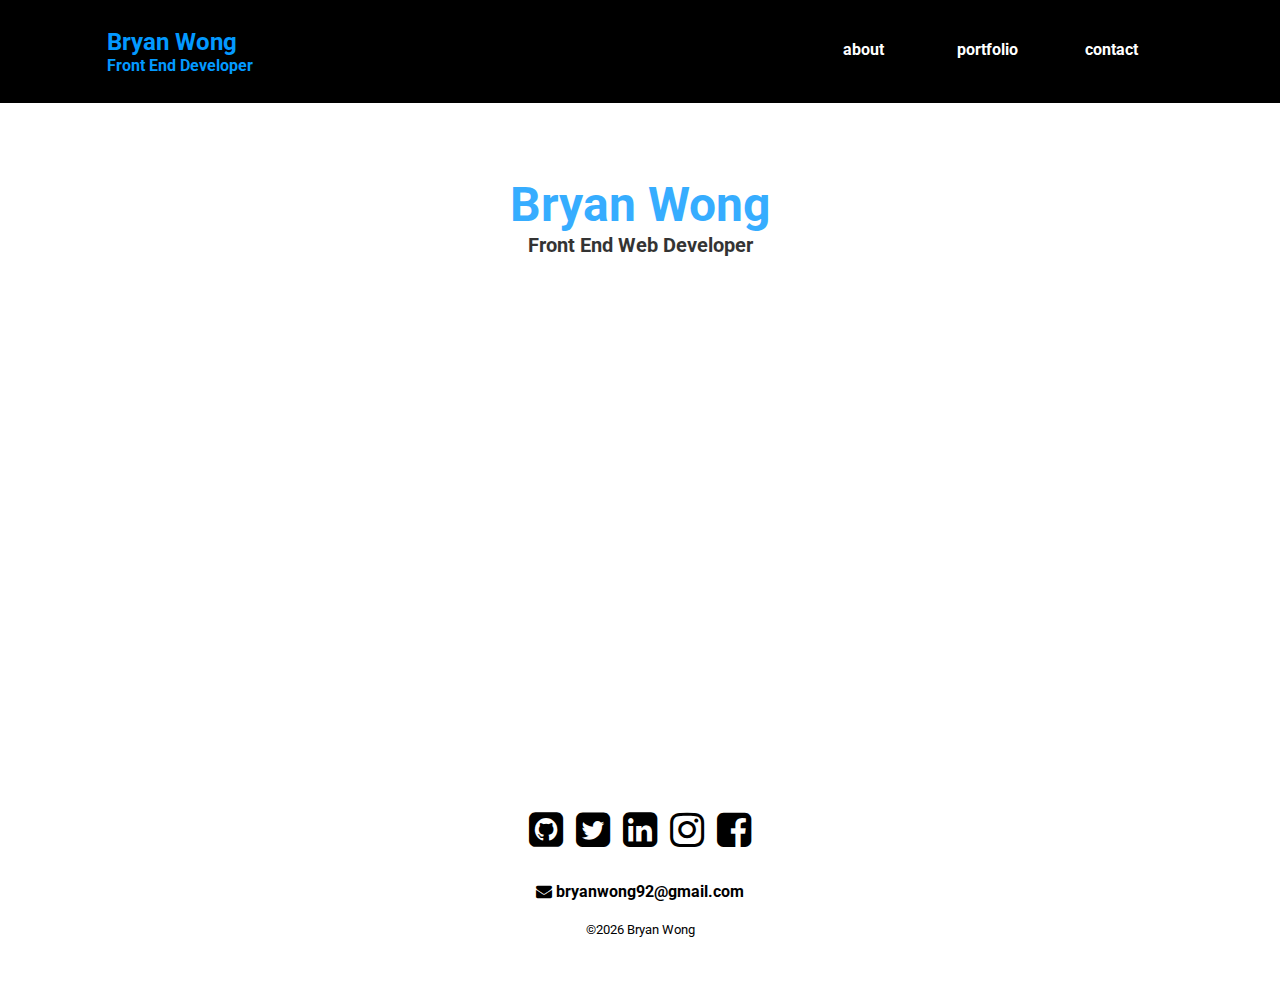
<file: index.html>
<!doctype html>
<html lang="en">
  <head>
    <meta charset="utf-8">
    <title>Bryan Wong - Front End Web Developer</title>
    <meta name="viewport" content="width=device-width, initial-scale=1.0">
    <link rel="stylesheet" href="styles.css">
    <link href="https://fonts.googleapis.com/css?family=Muli%7CRoboto:400,300,500,700,900" rel="stylesheet">
    <link rel="stylesheet" href="https://maxcdn.bootstrapcdn.com/font-awesome/4.4.0/css/font-awesome.min.css">
  </head>

  <body>

    <header class="clearfix">
      <div class="nav-container clearfix">
        <div class="main-name">
          <a href="index.html">
            <h2 class="secondary-color">Bryan Wong</h2>
            <span class="secondary-header-title secondary-color">Front End Developer</span>
          </a>
        </div>
        <nav class="clearfix">
          <ul>
            <li><a href="about.html">about</a></li>
            <li><a href="portfolio.html">portfolio</a></li>
            <li><a href="contact.html">contact</a></li>
          </ul>
        </nav>
      </div>
    </header>
    
    <div class="main-container">

      <div class="secondary-container" id="initial-hello">

        <h1 class="secondary-color">Bryan Wong</h1>
        <span class="secondary-header-title">Front End Web Developer</span>


        <a href="about.html"><div class="enter-site" id="initial-enter">Enter <i class="fa fa-check-circle" aria-hidden="true"></i></div></a>
    
      </div>

    </div>

    <footer>
      <ul>
        <li><a href="https://github.com/bryanwong92" target="_blank"><i class="fa fa-github-square"></i></a></li>
        <li><a href="https://twitter.com/TheMilkManGS" target="_blank"><i class="fa fa-twitter-square"></i></a></li>
        <li><a href="https://www.linkedin.com/in/bryan-wong-a73261bb
" target="_blank"><i class="fa fa-linkedin-square"></i></a></li>
        <li><a href="https://www.instagram.com/themilkmangs/" target="_blank"><i class="fa fa-instagram"></i></a></li>
        <li><a href="https://www.facebook.com/bryan.wong.313" target="_blank"><i class="fa fa-facebook-square" aria-hidden="true"></i></a></li>
      </ul>
      <p>
        <a href="mailto:bryanwong92@gmail.com"><i class="fa fa-envelope"></i> bryanwong92@gmail.com</a>
      </p>
      <p id="footer-date"></p>
    </footer>
  
    <script src="js/jquery-2.1.4.min.js"></script>
    <script src="js/app.js"></script>
  </body>

</html>
</file>
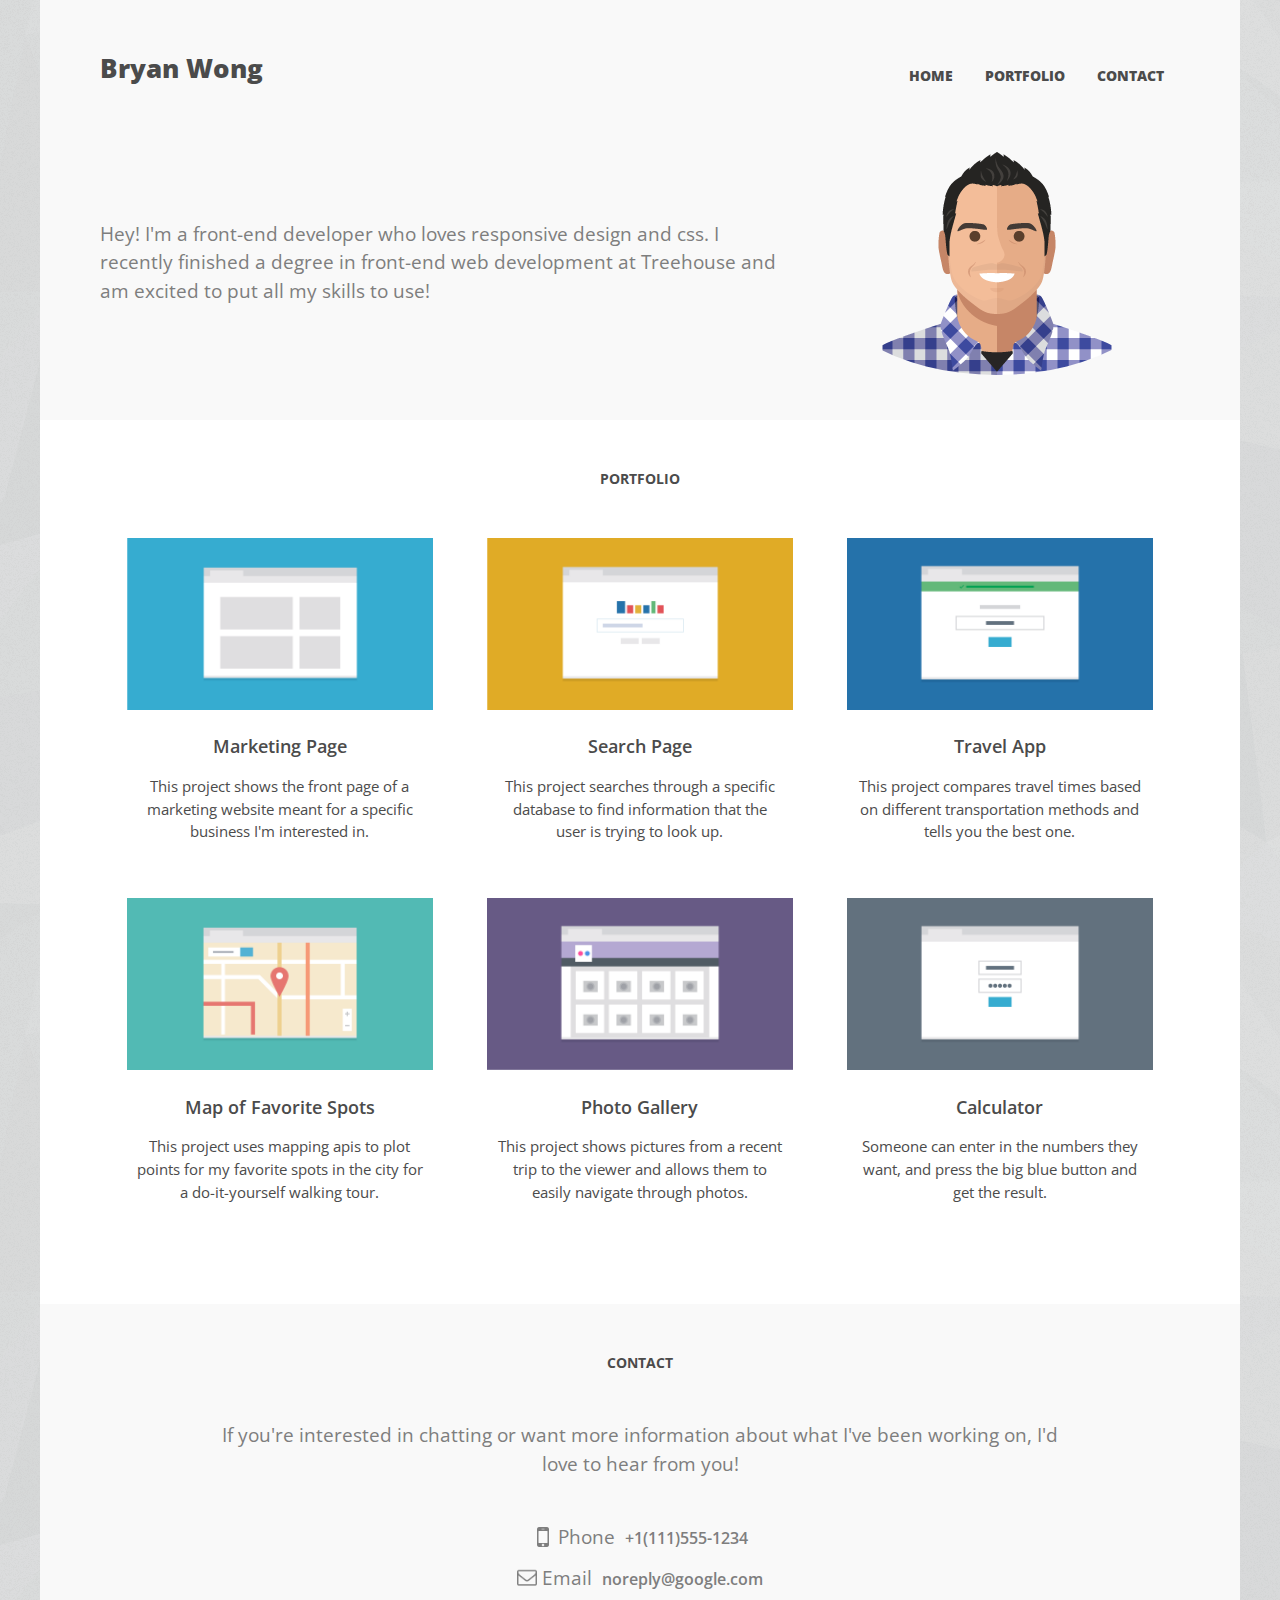
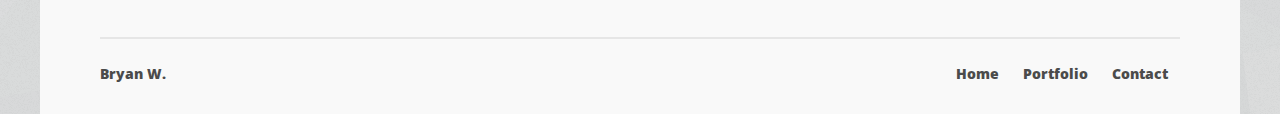
<file: responsive-page-master/index.html>
<!DOCTYPE html>
<html lang="en">

<head>
  <meta charset="utf-8">
  <title>Bryan | Portfolio</title>
  <meta name="viewport" content="width=device-width, initial-scale=1.0">
  <link href='https://fonts.googleapis.com/css?family=Open+Sans:400,800,600' rel='stylesheet' type='text/css'>
  <link rel="stylesheet" href="./css/main.css">
</head>

<body>
  <div id="wrap-top">
    <header>
      <h1 id="title-name">Bryan Wong</h1>
      <nav id="nav-main">
        <ul>
          <li>
            <a href="#">
              Home
            </a>
          </li>
          <!--
          -->
          <li>
            <a href="#portfolio-content">
              Portfolio
            </a>
          </li>
          <!--
          -->
          <li>
            <a href="#contact-info">
              Contact
            </a>
          </li>
        </ul>
      </nav>
    </header>

    <section id="bio-info">
      <img id="bio-avatar" alt="Avatar image." src="./img/avatar.png">
      <p id="bio-blurb">Hey! I'm a front-end developer who loves responsive design and css. I recently finished a degree in front-end web development at Treehouse and am excited to put all my skills to use!</p>
    </section>
  </div>

  <div id="wrap-mid">
    <section id="portfolio-content">
      <h2 class="title-section">Portfolio</h2>
      <ul id="portfolio-items">
        <li>
          <a href="#">
            <img src="./img/portfolio-1.png" alt="Marketing page project thumbnail.">
            <h3>Marketing Page</h3>
          </a>
          <p>This project shows the front page of a marketing website meant for a specific business I'm interested in.</p>
        </li>
        <li>
          <a href="#">
            <img src="./img/portfolio-2.png" alt="Search page project thumbnail.">
            <h3>Search Page</h3>
          </a>
          <p>This project searches through a specific database to find information that the user is trying to look up.</p>
        </li>
        <li>
          <a href="#">
            <img src="./img/portfolio-3.png" alt="Travel app project thumbnail.">
            <h3>Travel App</h3>
          </a>
          <p>This project compares travel times based on different transportation methods and tells you the best one.</p>
        </li>
        <li>
          <a href="#">
            <img src="./img/portfolio-6.png" alt="Favorite Spots project thumbnail.">
            <h3>Map of Favorite Spots</h3>
          </a>
          <p>This project uses mapping apis to plot points for my favorite spots in the city for a do-it-yourself walking tour.</p>
        </li>
        <li>
          <a href="#">
            <img src="./img/portfolio-5.png" alt="Photo Gallery project thumbnail.">
            <h3>Photo Gallery</h3>
          </a>
          <p>This project shows pictures from a recent trip to the viewer and allows them to easily navigate through photos.</p>
        </li>
        <li>
          <a href="#">
            <img src="./img/portfolio-4.png" alt="Calculator project thumbnail.">
            <h3>Calculator</h3>
          </a>
          <p>Someone can enter in the numbers they want, and press the big blue button and get the result.</p>
        </li>
      </ul>
    </section>
  </div>

  <div id="wrap-bot">
    <section id="contact-info">
      <h2 class="title-section">Contact</h2>
      <p>
        If you're interested in chatting or want more information about what I've been working on, I'd love to hear from you!
      </p>
      <ul id="contact-items">
        <li class="contact-phone">
          <span>Phone </span><a href="tel:555-5555">+1(111)555-1234</a>
        </li>
        <li class="contact-email">
          <span>Email </span><a href="mailto:noreply@google.com">noreply@google.com</a>
        </li>
      </ul>
    </section>

    <footer>
      <hr>
      <h2 id="footer-name">Bryan W.</h2>

      <nav id="nav-footer">
        <ul>
          <li>
            <a href="#">
            Home
          </a>
          </li>
          <li>
            <a href="#portfolio-content">
            Portfolio
          </a>
          </li>
          <li>
            <a href="#contact-info">
            Contact
          </a>
          </li>
        </ul>
      </nav>

      <a id="to-top" href="#">BACK TO TOP</a>
    </footer>
  </div>
  <script src="https://ajax.googleapis.com/ajax/libs/jquery/2.2.0/jquery.min.js"></script>
  <script>
    $(function() {

      $('#nav-main ul').prepend($('<li id="nav-main--menu-toggle"><a href="">Show Menu</a></li>'));

      var checkSize = function() {
        if ($("#bio-avatar").css("max-width") == "40%") {
          $("#nav-main li").css("display", "inline-block");
          $("#nav-main--menu-toggle").hide();
        } else {
          $("#nav-main li").css("display", "list-item").hide();
          $("#nav-main--menu-toggle").css("display", "list-item");
          $('#nav-main--menu-toggle a').text("Show Menu");
          $toggleText = true;
        }
      }

      checkSize();

      $(window).resize(function() {
        $("#nav-main li").finish();
        checkSize();
      });

      var $toggleText = true;
      $('#nav-main--menu-toggle').click(function(e) {
         e.preventDefault();

         if ($toggleText) {
             $('#nav-main--menu-toggle a').text("Hide Menu");
             $toggleText = false;
           } else {
             $('#nav-main--menu-toggle a').text("Show Menu");
             $toggleText = true;
           }

           $('#nav-main li:nth-child(n+2)').slideToggle("slow");
       });

     });
  </script>
</body>

</html>
</file>
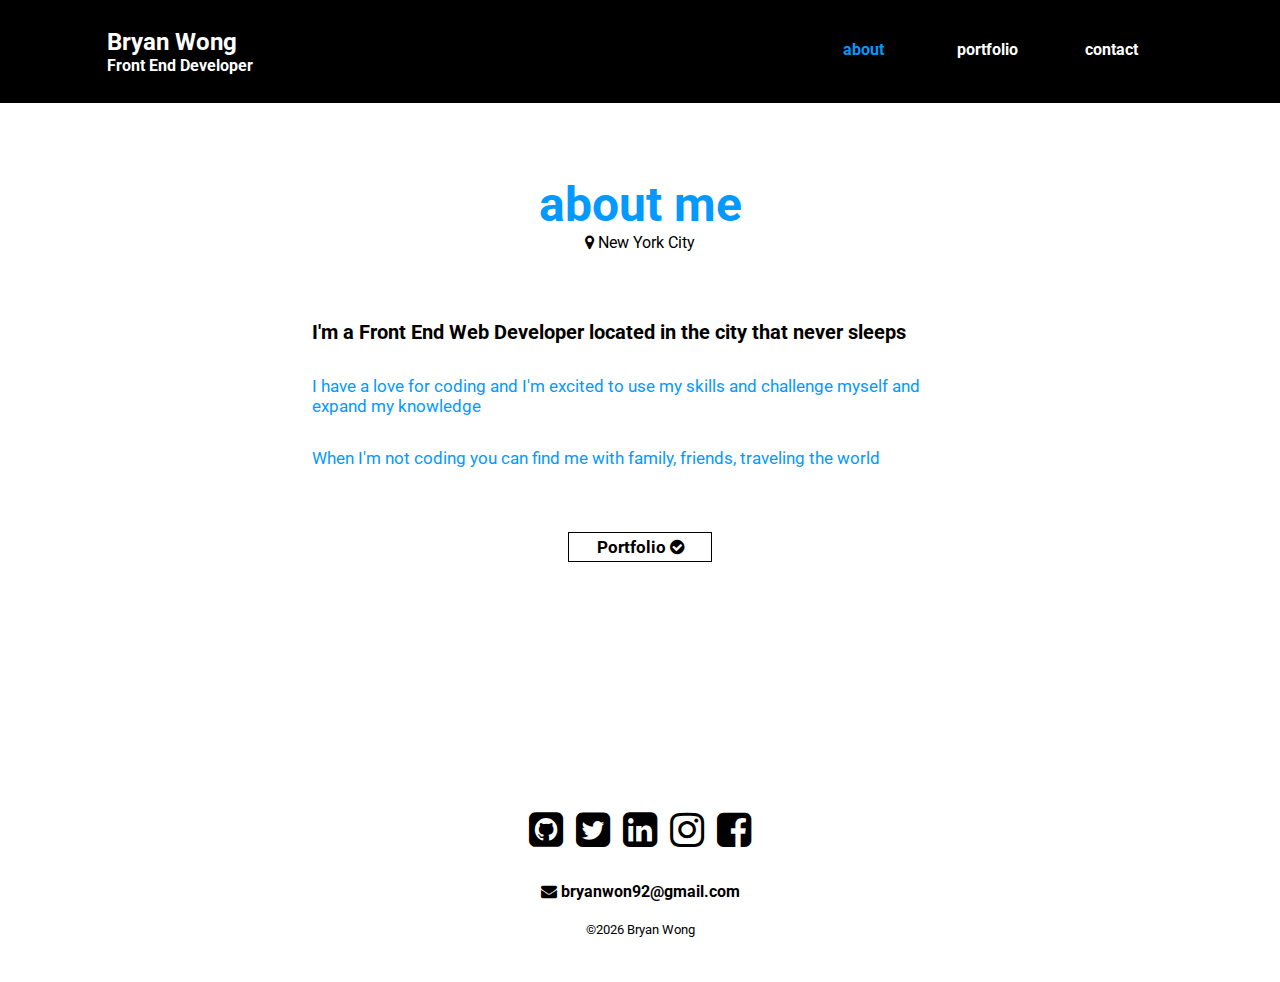
<file: about.html>
<!doctype html>
<html lang="en">
  <head>
    <meta charset="utf-8">
    <title>Bryan Wong - Front End Web Developer</title>
    <meta name="viewport" content="width=device-width, initial-scale=1.0">
    <link rel="stylesheet" href="styles.css">
    <link href="https://fonts.googleapis.com/css?family=Muli%7CRoboto:400,300,500,700,900" rel="stylesheet">
    <link rel="stylesheet" href="https://maxcdn.bootstrapcdn.com/font-awesome/4.4.0/css/font-awesome.min.css">
  </head>

  <body>

    <header class="clearfix">
      <div class="nav-container clearfix">
        <div class="main-name">
          <a href="index.html">
            <h2>Bryan Wong</h2>
            <span class="secondary-header-title">Front End Developer</span>
          </a>
        </div>
        <nav class="clearfix">
          <ul>
            <li><a href="about.html" class="secondary-color">about</a></li>
            <li><a href="portfolio.html">portfolio</a></li>
            <li><a href="contact.html">contact</a></li>
          </ul>
        </nav>
      </div>
    </header>
    
    <div class="main-container">

      <div class="secondary-container">

        <h1 class="secondary-color">about me</h1>
        <div class="location"><i class="fa fa-map-marker " aria-hidden="true"></i> New York City</div>

        <div class="info-container">

          <h3>I'm a Front End Web Developer located in the city that never sleeps</h3>
       
          <p>I have a love for coding and I'm excited to use my skills and challenge myself and expand my knowledge</p>

          <p>When I'm not coding you can find me with family, friends, traveling the world</p>
        
          <a href="portfolio.html"><div class="enter-site">Portfolio <i class="fa fa-check-circle" aria-hidden="true"></i></div></a>

        </div>

      </div>
    
    </div>

    <footer>
      <ul>
        <li><a href="https://github.com/bryanwong92" target="_blank"><i class="fa fa-github-square"></i></a></li>
        <li><a href="https://twitter.com/TheMilkManGS" target="_blank"><i class="fa fa-twitter-square"></i></a></li>
        <li><a href="https://www.linkedin.com/in/bryan-wong-a73261bb
" target="_blank"><i class="fa fa-linkedin-square"></i></a></li>
        <li><a href="https://www.instagram.com/themilkmangs/" target="_blank"><i class="fa fa-instagram"></i></a></li>
        <li><a href="https://www.facebook.com/bryan.wong.313" target="_blank"><i class="fa fa-facebook-square" aria-hidden="true"></i></a></li>
      </ul>
      <p>
        <a href="mailto:bryanwong92@gmail"><i class="fa fa-envelope"></i> bryanwon92@gmail.com</a>
      </p>
      <p id="footer-date"></p>
    </footer>
  
    <script src="js/jquery-2.1.4.min.js"></script>
    <script src="js/app.js"></script>

  </body>

</html>
</file>
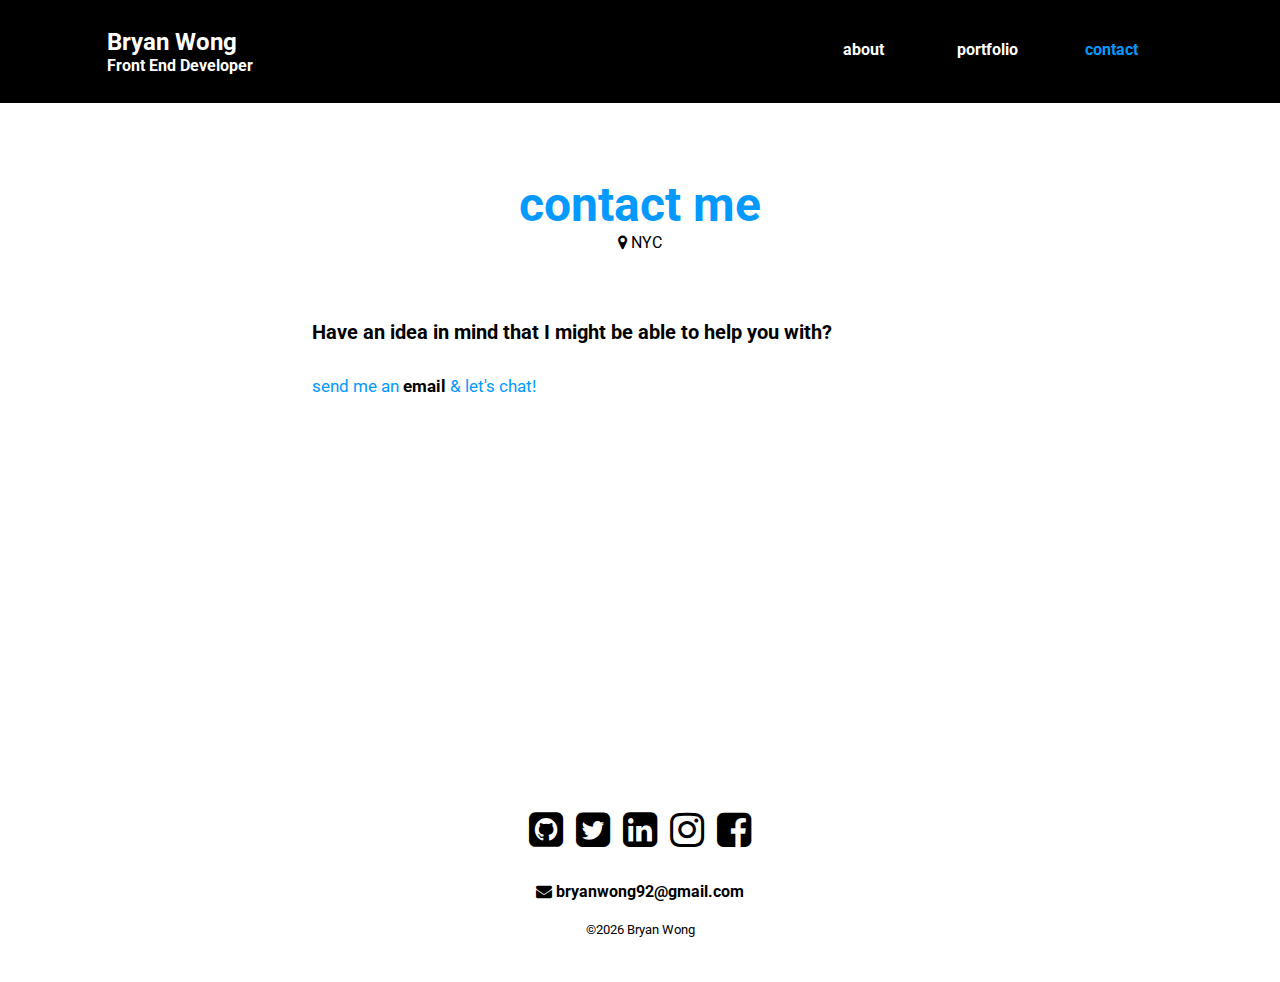
<file: contact.html>
<!doctype html>
<html lang="en">
  <head>
    <meta charset="utf-8">
    <title>Bryan Wong - Front End Web Developer</title>
    <meta name="viewport" content="width=device-width, initial-scale=1.0">
    <link rel="stylesheet" href="styles.css">
    <link href="https://fonts.googleapis.com/css?family=Muli%7CRoboto:400,300,500,700,900" rel="stylesheet">
    <link rel="stylesheet" href="https://maxcdn.bootstrapcdn.com/font-awesome/4.4.0/css/font-awesome.min.css">
  </head>

  <body>

    <header class="clearfix">
      <div class="nav-container clearfix">
        <div class="main-name">
          <a href="index.html">
            <h2>Bryan Wong</h2>
            <span class="secondary-header-title">Front End Developer</span>
          </a>
        </div>
        <nav class="clearfix">
          <ul>
            <li><a href="about.html">about</a></li>
            <li><a href="portfolio.html">portfolio</a></li>
            <li><a href="contact.html" class="secondary-color">contact</a></li>
          </ul>
        </nav>
      </div>
    </header>
    
    <div class="main-container">

      <div class="secondary-container">

        <h1 class="secondary-color">contact me</h1>
        <div class="location"><i class="fa fa-map-marker " aria-hidden="true"></i> NYC</div>

        <div class="info-container">

          <h3>Have an idea in mind that I might be able to help you with?</h3>
       
          <p>send me an <a href="mailto:bryanwong92@gmail">email</a> &amp; let's chat!</p>
        
        </div>

      </div>
    
    </div>

    <footer>
      <ul>
        <li><a href="https://github.com/bryanwong92" target="_blank"><i class="fa fa-github-square"></i></a></li>
        <li><a href="https://twitter.com/TheMilkManGS" target="_blank"><i class="fa fa-twitter-square"></i></a></li>
        <li><a href="https://www.linkedin.com/in/bryan-wong-a73261bb
" target="_blank"><i class="fa fa-linkedin-square"></i></a></li>
        <li><a href="https://www.instagram.com/themilkmangs/" target="_blank"><i class="fa fa-instagram"></i></a></li>
        <li><a href="https://www.facebook.com/bryan.wong.313" target="_blank"><i class="fa fa-facebook-square" aria-hidden="true"></i></a></li>
      </ul>
      <p>
        <a href="mailto:bryanwong92@gmail.com"><i class="fa fa-envelope"></i> bryanwong92@gmail.com</a>
      </p>
      <p id="footer-date"></p>
    </footer>
  
    <script src="js/jquery-2.1.4.min.js"></script>
    <script src="js/app.js"></script>
  </body>

</html>
</file>
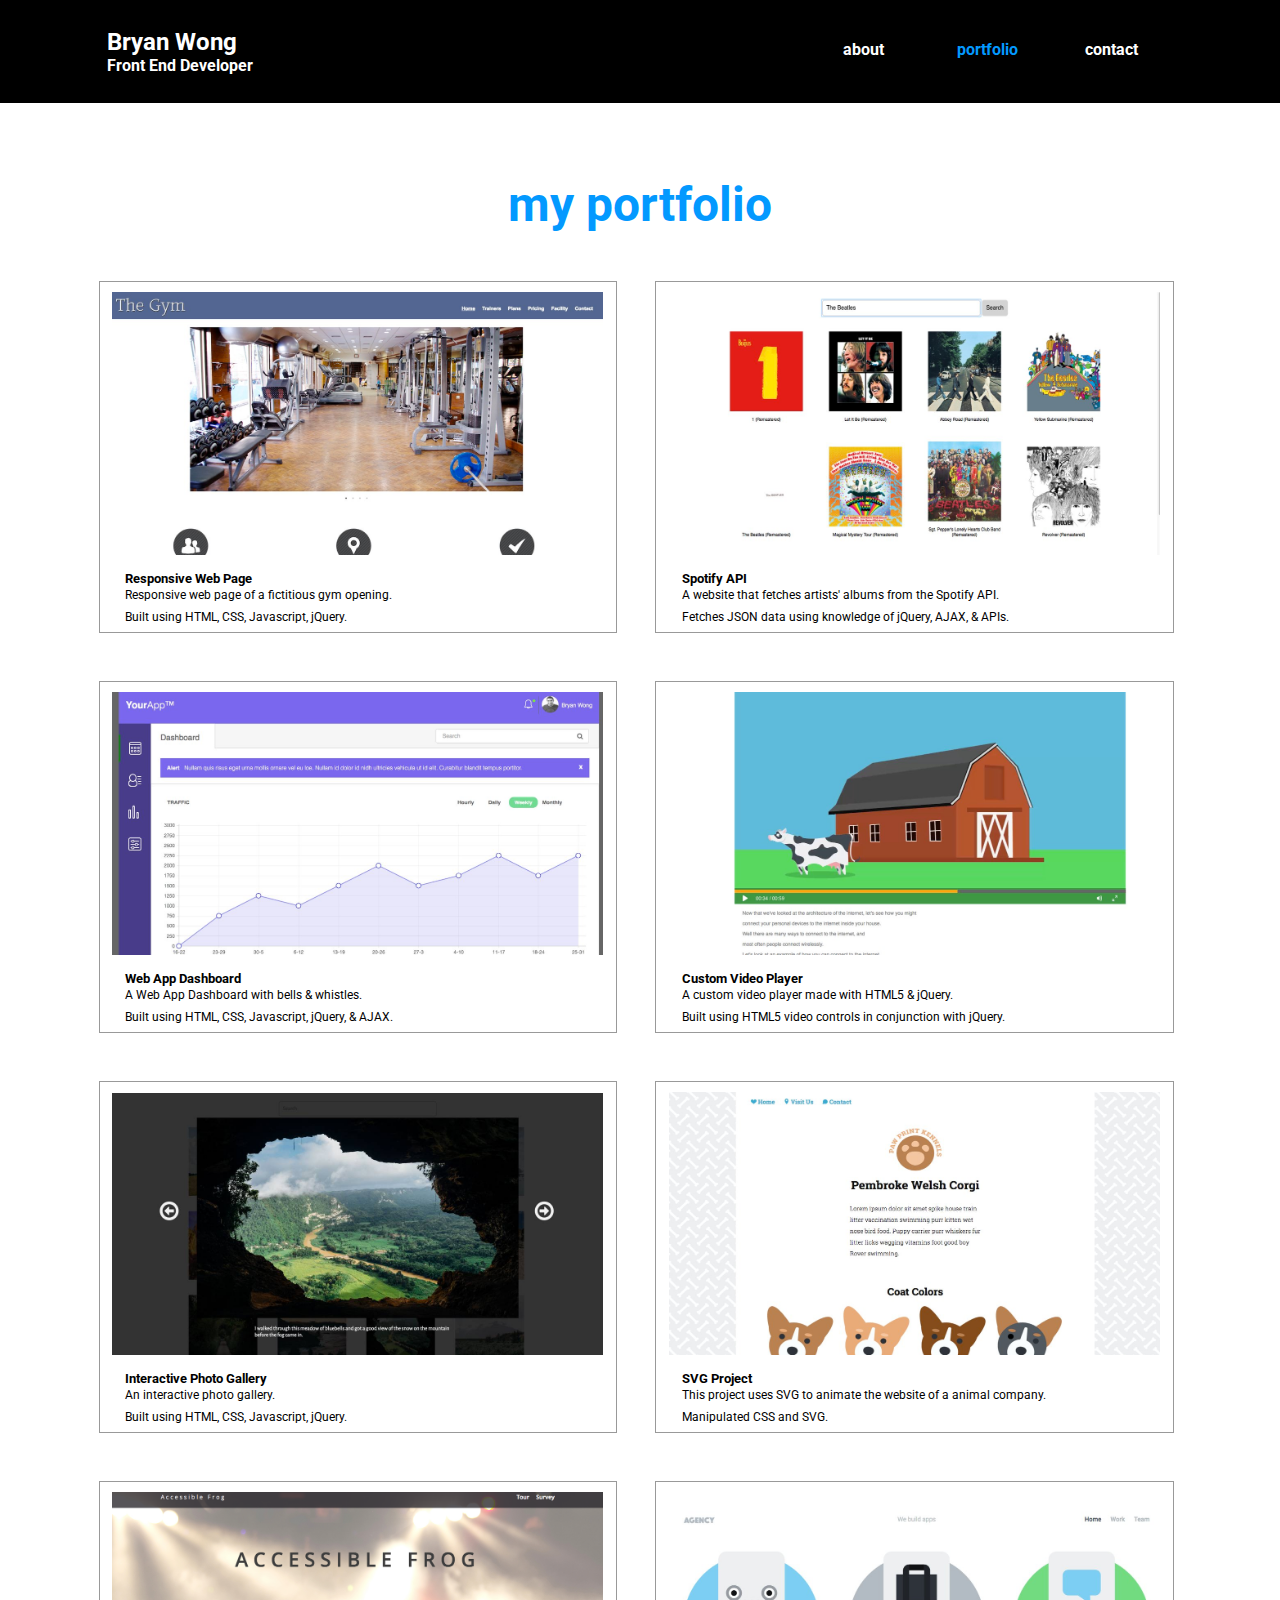
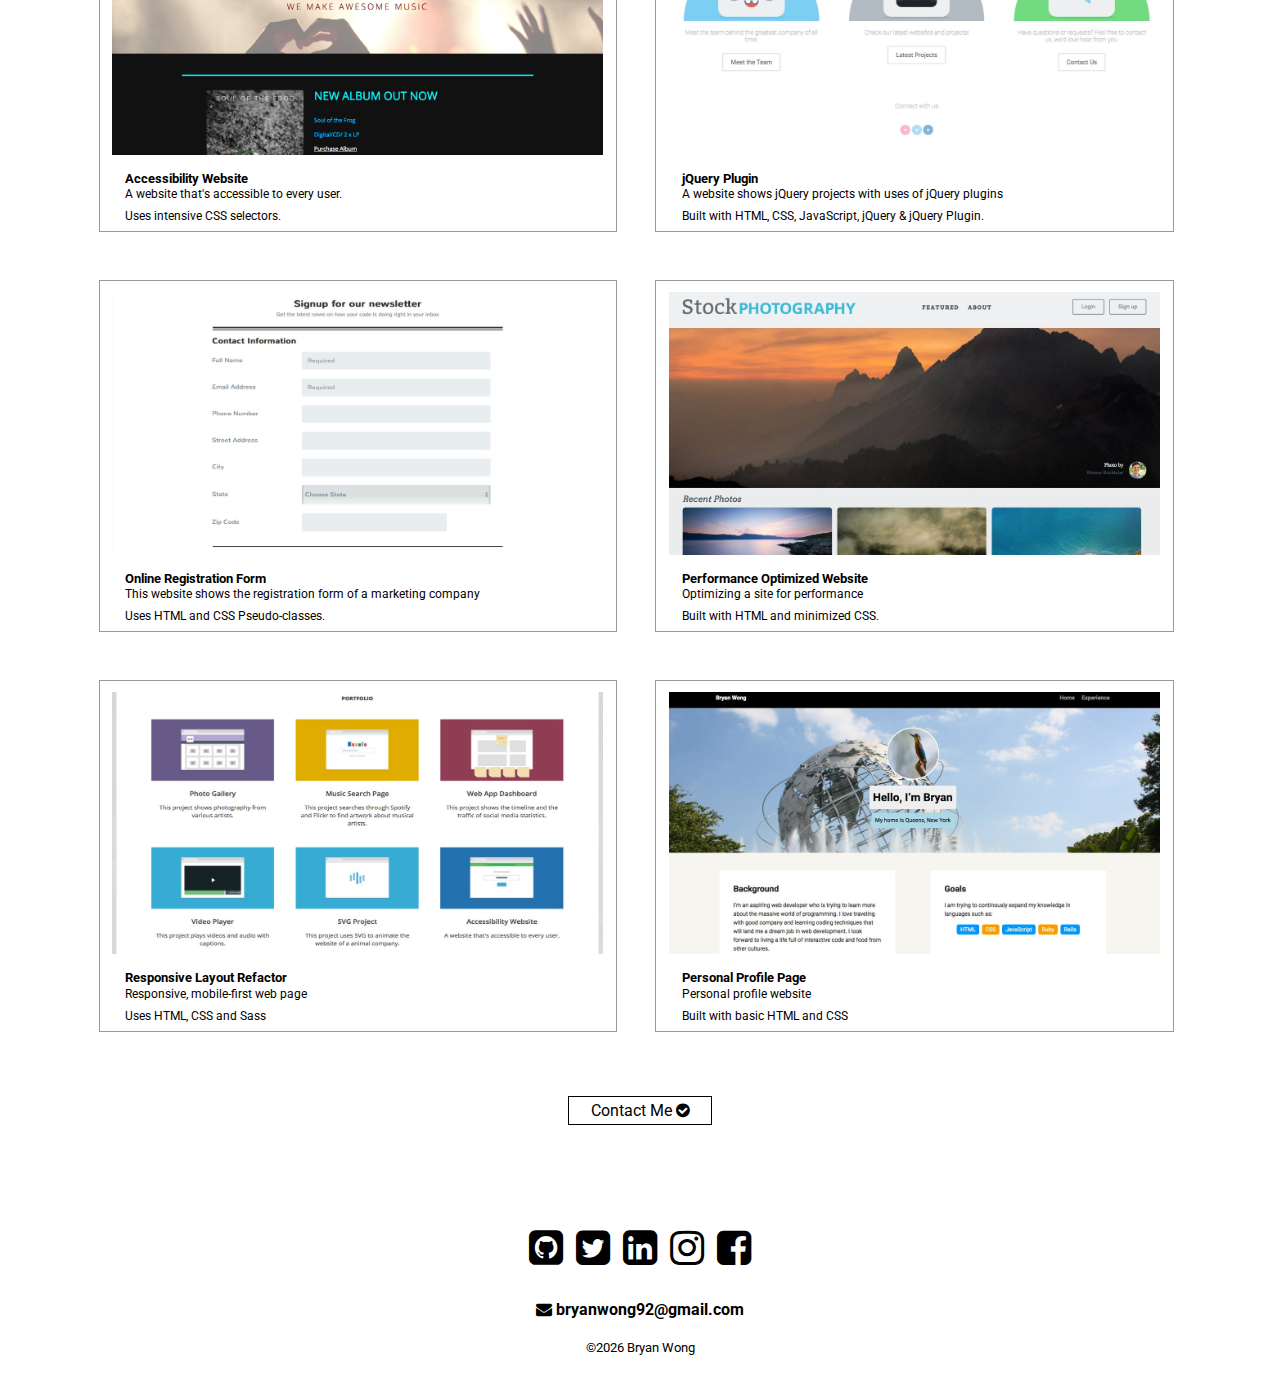
<file: portfolio.html>
<!doctype html>
<html lang="en">
  <head>
    <meta charset="utf-8">
    <title>Bryan Wong - Front End Web Developer</title>
    <meta name="viewport" content="width=device-width, initial-scale=1.0">
    <link rel="stylesheet" href="styles.css">
    <link href="https://fonts.googleapis.com/css?family=Muli%7CRoboto:400,300,500,700,900" rel="stylesheet">
    <link rel="stylesheet" href="https://maxcdn.bootstrapcdn.com/font-awesome/4.4.0/css/font-awesome.min.css">
  </head>

  <body>

    <header class="clearfix">
      <div class="nav-container clearfix">
        <div class="main-name">
          <a href="index.html">
            <h2>Bryan Wong</h2>
            <span class="secondary-header-title">Front End Developer</span>
          </a>
        </div>
        <nav class="clearfix">
          <ul>
            <li><a href="about.html" >about</a></li>
            <li><a href="portfolio.html" class="secondary-color">portfolio</a></li>
            <li><a href="contact.html">contact</a></li>
          </ul>
        </nav>
      </div>
    </header>
    
    <div class="main-portfolio-container">

        <h1 class="secondary-color">my portfolio</h1>
          <div class="site-container">
            <a href="http://bryanwong92.github.io/gym-webpage-master/" target="_blank">
              <div class="screenshot-container">
                <img src="images/gympagescreenshot.jpg" alt="screen shot of gym website" />
              </div>
            </a>
            <h5>Responsive Web Page</h5>
            <p>Responsive web page of a fictitious gym opening.</p>
            <p>Built using HTML, CSS, Javascript, jQuery.</p>
          </div>
          <div class="site-container">
            <a href="http://bryanwong92.github.io/api-project-master/" target="_blank">
              <div class="screenshot-container">
                <img src="images/apiscreenshot.jpg" alt="screen shot of flickr api" />
              </div>
            </a>
            <h5>Spotify API</h5>
            <p>A website that fetches artists' albums from the Spotify API.</p>
            <p>Fetches JSON data using knowledge of jQuery, AJAX, &amp; APIs.</p>
          </div>

          <div class="site-container">
            <a href="http://bryanwong92.github.io/web-app-dashboard-master/" target="_blank">
              <div class="screenshot-container">
                <img src="images/dashboardappscreenshot.jpg" alt="screen shot of dashboard website" />
              </div>
            </a>
            <h5>Web App Dashboard</h5>
            <p>A Web App Dashboard with bells &amp; whistles.</p>
            <p>Built using HTML, CSS, Javascript, jQuery, &amp; AJAX.</p>
          </div>

          <div class="site-container">
            <a href="http://bryanwong92.github.io/video-player-custom-master/" target="_blank">
              <div class="screenshot-container">
                <img src="images/customvideoplayerscreenshot.jpg" alt="screen shot of a custom video player" />
              </div>
            </a>
            <h5>Custom Video Player</h5>
            <p>A custom video player made with HTML5 &amp; jQuery.</p>
            <p>Built using HTML5 video controls in conjunction with jQuery.</p>
          </div>

          <div class="site-container">
            <a href="http://bryanwong92.github.io/interactive-gallery-master/" target="_blank">
              <div class="screenshot-container">
                <img src="images/photogalleryscreenshot.jpg" alt="screen shot of an interactive photo gallery" />
              </div>
            </a>
            <h5>Interactive Photo Gallery</h5>
            <p>An interactive photo gallery.</p>
            <p>Built using HTML, CSS, Javascript, jQuery.</p>
          </div>
            <div class="site-container">
            <a href="http://bryanwong92.github.io/working_with_svg-master/" target="_blank">
              <div class="screenshot-container">
                <img src="images/svgproject.jpg" alt="screen shot of svg project" />
              </div>
            </a>
            <h5>SVG Project</h5>
            <p>This project uses SVG to animate the website of a animal company.</p>
            <p>Manipulated CSS and SVG.</p>
          </div>
          <div class="site-container">
            <a href="http://bryanwong92.github.io/accessibility-refactor-master/" target="_blank">
              <div class="screenshot-container">
                <img src="images/accessibilitywebpage.jpg" alt="screen shot of accessible webpage" />
              </div>
            </a>
            <h5>Accessibility Website</h5>
            <p>A website that's accessible to every user.</p>
            <p>Uses intensive CSS selectors.</p>
          </div>
          <div class="site-container">
            <a href="http://bryanwong92.github.io/Jquery-Plugin/" target="_blank">
              <div class="screenshot-container">
                <img src="images/jqueryplugin.jpg" alt="screen shot of jquery plugin" />
              </div>
            </a>
            <h5>jQuery Plugin</h5>
            <p>A website shows jQuery projects with uses of jQuery plugins</p>
            <p>Built with HTML, CSS, JavaScript, jQuery &amp; jQuery Plugin.</p>
          </div>
          <div class="site-container">
            <a href="http://bryanwong92.github.io/registration-form-master/" target="_blank">
              <div class="screenshot-container">
                <img src="images/registrationform.jpg" alt="screen shot of registration form" />
              </div>
            </a>
            <h5>Online Registration Form</h5>
            <p>This website shows the registration form of a marketing company</p>
            <p>Uses HTML and CSS Pseudo-classes.</p>
          </div>
          <div class="site-container">
            <a href="http://bryanwong92.github.io/performance-optimization-master/" target="_blank">
              <div class="screenshot-container">
                <img src="images/optimizedperformance.jpg" alt="screen shot of optimization" />
              </div>
            </a>
            <h5>Performance Optimized Website</h5>
            <p>Optimizing a site for performance</p>
            <p>Built with HTML and minimized CSS.</p>
          </div>
          <div class="site-container">
            <a href="http://bryanwong92.github.io/Responsive-Page-Site" target="_blank">
              <div class="screenshot-container">
                <img src="images/responsivepage.jpg" alt="screen shot of responsive page" />
              </div>
            </a>
            <h5>Responsive Layout Refactor</h5>
            <p>Responsive, mobile-first web page</p>
            <p>Uses HTML, CSS and Sass</p>
          </div>
          <div class="site-container">
            <a href="http://bryanwong92.github.io/personal-site-master/" target="_blank">
              <div class="screenshot-container">
                <img src="images/personalwebsite.jpg" alt="screen shot of personal website" />
              </div>
            </a>
            <h5>Personal Profile Page</h5>
            <p>Personal profile website</p>
            <p>Built with basic HTML and CSS</p>
          </div>

          <a href="contact.html"><div class="enter-site">Contact Me <i class="fa fa-check-circle" aria-hidden="true"></i></div></a>
    
    </div>

    <footer>
      <ul>
        <li><a href="https://github.com/bryanwong92" target="_blank"><i class="fa fa-github-square"></i></a></li>
        <li><a href="https://twitter.com/TheMilkManGS" target="_blank"><i class="fa fa-twitter-square"></i></a></li>
        <li><a href="https://www.linkedin.com/in/bryan-wong-a73261bb
" target="_blank"><i class="fa fa-linkedin-square"></i></a></li>
        <li><a href="https://www.instagram.com/themilkmangs/" target="_blank"><i class="fa fa-instagram"></i></a></li>
        <li><a href="https://www.facebook.com/bryan.wong.313" target="_blank"><i class="fa fa-facebook-square" aria-hidden="true"></i></a></li>
      </ul>
      <p>
        <a href="mailto:bryanwong92@gmail"><i class="fa fa-envelope"></i> bryanwong92@gmail.com</a>
      </p>
      <p id="footer-date"></p>
    </footer>
  
    <script src="js/jquery-2.1.4.min.js"></script>
    <script src="js/app.js"></script>

  </body>

</html>
</file>
<file: styles.css>
/* Global Styles */
* { 
  box-sizing: border-box;
}
  
body {
  margin: 0;
  padding: 0;
  font-family: 'Roboto', sans-serif;
  color: #000;
  background: #fff;
}

a,
.enter-site {
  text-decoration: none;
  -webkit-transition: all 0.5s ease;
  -moz-transition: all 0.5s ease;
  -o-transition: all 0.5s ease;
  transition: all 0.5s ease;
}

.secondary-color {
  color: #0399ff;
  font-weight: bold;
}

/* Header Styles */

header {
  width: 100%;
  background: #000;
  min-height: 3rem;
  padding: 0.5rem;
}

header a {
  color: #fff;
  font-weight: bold;
}

header a:hover {
  color: #0399ff;
  font-weight: bold;
}

.nav-container {
  width: 95%;
  margin: 1rem auto;
}

.main-name {
  padding: .25rem;
  text-align: center;
  margin: 0 auto;
}

.main-name h2 {
  margin: 0;
}

.secondary-header-title {
  margin: 0;
  padding: 0;
  font-weight: bold;
}

nav ul {
  font-size: 1rem;
  list-style-type: none;
  padding: 0;
}

nav li {
  width: 33%;
  float: left;
  text-align: center;
}

/* Main Sections */

.main-container {
  margin: 0 auto;
  margin-top: 6rem;
  width: 90%;
  min-height: 57vh;
}

.main-portfolio-container {
  margin-top: 3rem;
}

.secondary-container {
  text-align: center;
}

#initial-hello,
#initial-enter {
  opacity: 0;
}

h1 {
  font-size: 3rem;
  margin: 0;
  text-align: center;
}

.location {
  font-size: 1rem;
}

.enter-site {
  color: #000;
  margin: 4rem auto;
  padding: .25rem;
  width: 30%;
  border: 1px solid #000;
  text-align: center;
}

.enter-site:hover {
  background: #000;
  color: #0399ff;
}

.info-container {
  text-align: center;
  color: #000;
  padding-top: 3rem;
  font-size: .85rem;
}

.info-container h3 {
  font-size: 1rem;
}

.info-container p {
  margin-top: 2rem;
  color: #0399ff;
}

.site-container {
  width: 90%;
  border: 1px solid #999;
  margin: 2rem auto;
}

.site-container h5 {
  width: 95%;
  margin: .1rem auto;
  padding: 0;
}

.screenshot-container {
  padding-top: .65rem;
  width: 95%;
  margin: 0 auto;
}

.site-container p {
  font-size: .75rem;
  padding-bottom: 0.5rem;
  width: 95%;
  margin: 0 auto;
}

.site-container img {
  width: 100%;
}

footer {
  width: 100%;
  min-height: 2rem;
  background: #fff;
  padding: 2rem;
  font-size: 1.25rem;
  text-align: center;
}

footer #footer-date {
  font-size: .65em;
}

footer ul {
  list-style-type: none;
  margin: 0;
  padding: 0;
}

footer ul li {
  display: inline-block;
  margin: .25rem;
}

footer a, 
.info-container a {
  color: #000;
  -webkit-transition: all 0.5s ease;
  -moz-transition: all 0.5s ease;
  -o-transition: all 0.5s ease;
  transition: all 0.5s ease;
  font-weight: bold;
}

footer a {
  font-size: 2.5rem;
}

footer p a {
  font-size: 1rem;
}

footer a:hover, 
.info-container a:hover {
  color: #0399ff;
  font-weight: bold;
}

.clearfix:after { 
   content: " ";
   display: block; 
   height: 0; 
   clear: both;
}

/* Styles for 480px screens */
@media screen and (min-width: 480px) {

  nav ul {
    width: 60%;
    margin: 1rem auto;
  }

  .info-container h3 {
    font-size: 1.25rem;
  }

  .secondary-container {
    width: 70%;
    margin: 0 auto;
  }

}


/* Styles for 720px screens */
@media screen and (min-width: 720px) {
  
  header {
    position: fixed;
    top: 0;
    z-index: 100;
  }

  nav ul {
    float: right;
    width: 35%;
  }

  .main-container {
    width: 90%;
    max-width: 1000px;
    padding: 2rem;
    font-size: 1.25rem;
    min-height: 75vh;
  }

  .secondary-container {
    margin: 3rem auto;
    text-align: center;
  }

  .nav-container {
    width: 85%;
    max-width: 70rem;
  }

  .info-container {
    font-size: 1.05rem;
    text-align: left;
  }

  .main-name {
    float: left;
    width: 10rem;
    display: inline-block;
    text-align: left;
  }

  .main-portfolio-container {
    width: 90%;
    max-width: 1200px;
    margin: 0 auto;
    margin-top: 11rem;
    min-height: 75vh;
  }


}

/* Styles for 960px screens */
@media screen and (min-width: 960px) {
 
  .site-container {
    display: inline-block;
    width: 45%;
    margin: 3rem 0 0 3%;
    border: 1px solid #999;
  }

  .site-container h5 {
    margin-top: 0.75rem;
    width: 90%;
  }

  .site-container p {
    width: 90%;
  }

  .enter-site {
    width: 25%;
    max-width: 9rem;
  }
  

}
</file>
<file: responsive-page-master/css/main.css>
/*! normalize.css v3.0.2 | MIT License | git.io/normalize */html{font-family:sans-serif;-ms-text-size-adjust:100%;-webkit-text-size-adjust:100%}body{margin:0}article,aside,details,figcaption,figure,footer,header,hgroup,main,menu,nav,section,summary{display:block}audio,canvas,progress,video{display:inline-block;vertical-align:baseline}audio:not([controls]){display:none;height:0}[hidden],template{display:none}a{background-color:transparent}a:active,a:hover{outline:0}abbr[title]{border-bottom:1px dotted}b,strong{font-weight:bold}dfn{font-style:italic}h1{font-size:2em;margin:0.67em 0}mark{background:#ff0;color:#000}small{font-size:80%}sub,sup{font-size:75%;line-height:0;position:relative;vertical-align:baseline}sup{top:-0.5em}sub{bottom:-0.25em}img{border:0}svg:not(:root){overflow:hidden}figure{margin:1em 40px}hr{-moz-box-sizing:content-box;box-sizing:content-box;height:0}pre{overflow:auto}code,kbd,pre,samp{font-family:monospace, monospace;font-size:1em}button,input,optgroup,select,textarea{color:inherit;font:inherit;margin:0}button{overflow:visible}button,select{text-transform:none}button,html input[type="button"],input[type="reset"],input[type="submit"]{-webkit-appearance:button;cursor:pointer}button[disabled],html input[disabled]{cursor:default}button::-moz-focus-inner,input::-moz-focus-inner{border:0;padding:0}input{line-height:normal}input[type="checkbox"],input[type="radio"]{box-sizing:border-box;padding:0}input[type="number"]::-webkit-inner-spin-button,input[type="number"]::-webkit-outer-spin-button{height:auto}input[type="search"]{-webkit-appearance:textfield;-moz-box-sizing:content-box;-webkit-box-sizing:content-box;box-sizing:content-box}input[type="search"]::-webkit-search-cancel-button,input[type="search"]::-webkit-search-decoration{-webkit-appearance:none}fieldset{border:1px solid #c0c0c0;margin:0 2px;padding:0.35em 0.625em 0.75em}legend{border:0;padding:0}textarea{overflow:auto}optgroup{font-weight:bold}table{border-collapse:collapse;border-spacing:0}td,th{padding:0}.title-section{text-transform:uppercase;font-size:0.85rem;margin:3rem 0}hr{border:1px solid #E6E6E6}header:after,#bio-info:after,#portfolio-items:after,footer:after{content:"";display:table;clear:both}*{box-sizing:border-box}html{font:16px/1.5 "Open Sans",sans-serif}img{max-width:100%}::selection{background:#6FDCA0;color:#FCF9EA}a:link,a:visited{text-decoration:none;color:#4B4B4B}a:hover{color:#3282FF}a:active{color:#3282FF}ul{padding:0;margin:0;list-style:none}body{background:#F9F9F9;text-align:center;color:#4B4B4B;max-width:1200px;margin:0 auto}@media (min-width: 1024px){body{background:url("../img/bg-body.png") 500px 500px}}h3{font-size:1.1rem;font-weight:600}#wrap-top,#wrap-mid,#wrap-bot{padding:1px 5%}#wrap-mid{background:#fff}@media (min-width: 1024px){#wrap-top,#wrap-bot{background:#F9F9F9}}#title-name{font-weight:800;font-size:1.5rem}@media (min-width: 768px){#title-name{font-size:1.65rem;margin-top:3rem}}@media (min-width: 1024px){#title-name{float:left}}#nav-main{text-transform:uppercase}#nav-main li{background:#fff;margin-top:.3125rem;border-radius:.125rem}@media (min-width: 768px){#nav-main li{background:none;display:inline-block;margin:0}}#nav-main a{font-weight:800;display:block;padding:.625rem 0;font-size:.9rem}@media (min-width: 768px){#nav-main a{padding:1rem}}@media (min-width: 1024px){#nav-main{float:right;margin-top:3rem}#nav-main ul li{float:left}}#bio-info{padding:0 1.5%;margin:2.75rem 0}@media (min-width: 768px){#bio-info{display:flex;flex-direction:row-reverse;align-items:center}}@media (min-width: 1024px){#bio-info{padding:0}}#bio-avatar{max-width:75%;border-radius:50%}@media (min-width: 768px){#bio-avatar{max-width:40%}}#bio-blurb{color:#7E7E7E;font-size:.96875rem}@media (min-width: 768px){#bio-blurb{margin:0;padding:0 2.5%;text-align:left;font-size:1.2rem}}@media (min-width: 1024px){#bio-blurb{padding-left:0}}#portfolio-content{font-size:.875rem;margin-bottom:2.75rem}#portfolio-content p{padding:0 3%}#portfolio-content h3{margin-bottom:0}#portfolio-items li:nth-child(n+2){margin-top:2rem}#portfolio-items a:hover{-webkit-filter:brightness(110%);filter:brightness(110%)}@media (min-width: 768px){#portfolio-items li{float:left;width:45%;margin:2.5%;margin-top:0;font-size:.95rem}#portfolio-items li:nth-child(2n+1){clear:left}#portfolio-items li:nth-child(n+2){margin-top:0}}@media (min-width: 1024px){#portfolio-items li{float:left;width:28.33333%;margin:0 2.5% 2.5rem 2.5%}#portfolio-items li:nth-child(2n+1){clear:none}#portfolio-items li:nth-child(3n+1){clear:left}}#contact-info p,#contact-info ul{color:#7E7E7E}@media (min-width: 768px){#contact-info{font-size:1.2rem}#contact-info a{font-size:1.3rem}#contact-info p{padding:0 10%}}#contact-items{margin:3rem 0}#contact-items a{font-weight:600;font-size:1rem;color:#7E7E7E;padding-top:.5rem;padding-bottom:.35rem}#contact-items a:hover,#contact-items a:active{color:#3282FF}#contact-items li{display:block;margin-top:1.25rem;line-height:20px}#contact-items span{background-repeat:no-repeat;background-size:20px 20px;display:inline-block;padding:0 10px 0 25px}.contact-phone span{background-image:url("../img/mobile.png")}.contact-email span{background-image:url("../img/envelope.png")}@media (min-width: 768px){footer{margin-bottom:3rem}}@media (min-width: 1024px){footer{margin-bottom:1rem}}#footer-name,#to-top{font-weight:800;font-size:.825rem}#footer-name{float:left}@media (min-width: 768px){#footer-name{float:left;margin-top:1rem;font-weight:800;font-size:.9rem}}#to-top{float:right;display:block;margin:.68475rem 0}@media (min-width: 768px){#to-top{display:none}}#nav-footer{display:none}@media (min-width: 768px){#nav-footer{display:block;float:right;font-weight:800;font-size:.9rem;margin-top:1rem}#nav-footer li{float:left}#nav-footer a{padding:.75rem}}
/*# sourceMappingURL=main.css.map */
</file>
